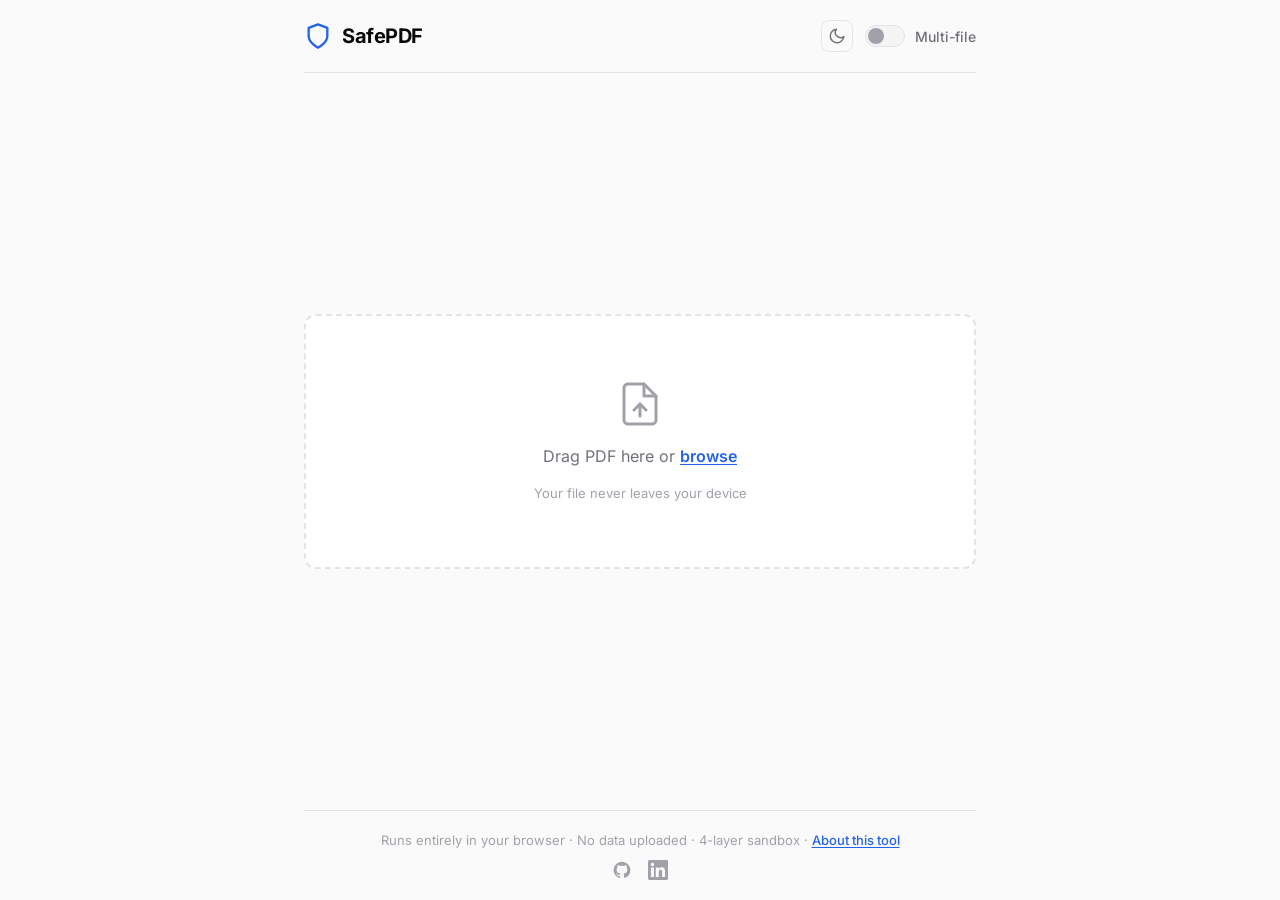
<file: index.html>
<!DOCTYPE html>
<html lang="en">

<head>
    <meta charset="UTF-8">
    <meta name="viewport" content="width=device-width, initial-scale=1.0">
    <meta http-equiv="Content-Security-Policy"
        content="default-src 'self'; script-src 'self' blob:; style-src 'self' 'unsafe-inline'; font-src 'self'; img-src 'self' blob: data:; frame-src blob:; worker-src 'self' blob:; connect-src 'self' blob:; object-src 'none'; base-uri 'none';">
    <meta name="description"
        content="SafePDF — Sanitize PDFs entirely in your browser. No uploads, no servers. Four layers of security.">
    <title>SafePDF — Client-Side PDF Sanitizer</title>
    <link rel="stylesheet" href="style.css">
    <link rel="manifest" href="manifest.json">
    <meta name="theme-color" content="#0a0a0a">
    <link rel="icon" type="image/svg+xml"
        href="data:image/svg+xml,<svg xmlns='http://www.w3.org/2000/svg' viewBox='0 0 100 100'><text y='.9em' font-size='90'>🛡️</text></svg>">
</head>

<body>
    <div class="app" id="app">
        <!-- Header -->
        <header class="header">
            <div class="logo">
                <svg class="logo-icon" viewBox="0 0 24 24" fill="none" stroke="currentColor" stroke-width="2"
                    stroke-linecap="round" stroke-linejoin="round">
                    <path d="M12 22s8-4 8-10V5l-8-3-8 3v7c0 6 8 10 8 10z" />
                </svg>
                <span class="logo-text">SafePDF</span>
            </div>
            <div class="header-controls">
                <button class="theme-toggle" id="themeToggle" aria-label="Toggle theme">
                    <!-- Sun icon (shown in dark mode) -->
                    <svg class="icon-sun" viewBox="0 0 24 24" fill="none" stroke="currentColor" stroke-width="2"
                        stroke-linecap="round" stroke-linejoin="round">
                        <circle cx="12" cy="12" r="5" />
                        <line x1="12" y1="1" x2="12" y2="3" />
                        <line x1="12" y1="21" x2="12" y2="23" />
                        <line x1="4.22" y1="4.22" x2="5.64" y2="5.64" />
                        <line x1="18.36" y1="18.36" x2="19.78" y2="19.78" />
                        <line x1="1" y1="12" x2="3" y2="12" />
                        <line x1="21" y1="12" x2="23" y2="12" />
                        <line x1="4.22" y1="19.78" x2="5.64" y2="18.36" />
                        <line x1="18.36" y1="5.64" x2="19.78" y2="4.22" />
                    </svg>
                    <!-- Moon icon (shown in light mode) -->
                    <svg class="icon-moon" viewBox="0 0 24 24" fill="none" stroke="currentColor" stroke-width="2"
                        stroke-linecap="round" stroke-linejoin="round">
                        <path d="M21 12.79A9 9 0 1 1 11.21 3 7 7 0 0 0 21 12.79z" />
                    </svg>
                </button>
                <label class="toggle" id="multiFileToggle">
                    <input type="checkbox" id="multiFileCheckbox">
                    <span class="toggle-slider"></span>
                    <span class="toggle-label">Multi-file</span>
                </label>
            </div>
        </header>

        <!-- Main Content -->
        <main class="main">
            <!-- Drop Zone -->
            <div class="drop-zone" id="dropZone">
                <div class="drop-zone-content">
                    <svg class="drop-icon" viewBox="0 0 24 24" fill="none" stroke="currentColor" stroke-width="1.5"
                        stroke-linecap="round" stroke-linejoin="round">
                        <path d="M14 2H6a2 2 0 0 0-2 2v16a2 2 0 0 0 2 2h12a2 2 0 0 0 2-2V8z" />
                        <polyline points="14 2 14 8 20 8" />
                        <line x1="12" y1="18" x2="12" y2="12" />
                        <polyline points="9 15 12 12 15 15" />
                    </svg>
                    <p class="drop-text">Drag PDF here or <button class="browse-btn" id="browseBtn">browse</button></p>
                    <p class="drop-hint">Your file never leaves your device</p>
                </div>
                <input type="file" id="fileInput" accept=".pdf,application/pdf" hidden>
            </div>

            <!-- Processing Section -->
            <section class="processing-section" id="processingSection" hidden>
                <div class="file-card" id="fileCard">
                    <div class="file-info">
                        <svg class="file-icon" viewBox="0 0 24 24" fill="none" stroke="currentColor" stroke-width="2"
                            stroke-linecap="round" stroke-linejoin="round">
                            <path d="M14 2H6a2 2 0 0 0-2 2v16a2 2 0 0 0 2 2h12a2 2 0 0 0 2-2V8z" />
                            <polyline points="14 2 14 8 20 8" />
                        </svg>
                        <div class="file-meta">
                            <span class="file-name" id="fileName"></span>
                            <span class="file-size" id="fileSize"></span>
                        </div>
                    </div>
                    <div class="progress-container">
                        <div class="progress-bar">
                            <div class="progress-fill" id="progressFill"></div>
                        </div>
                        <span class="progress-text" id="progressText">Preparing…</span>
                    </div>
                </div>
            </section>

            <!-- Multi-file Queue -->
            <section class="queue-section" id="queueSection" hidden>
                <h2 class="queue-title">Queue</h2>
                <div class="queue-list" id="queueList"></div>
            </section>

            <!-- Results Section -->
            <section class="results-section" id="resultsSection" hidden>
                <div class="results-header">
                    <h2 class="results-title">
                        <svg class="check-icon" viewBox="0 0 24 24" fill="none" stroke="currentColor" stroke-width="2.5"
                            stroke-linecap="round" stroke-linejoin="round">
                            <path d="M22 11.08V12a10 10 0 1 1-5.93-9.14" />
                            <polyline points="22 4 12 14.01 9 11.01" />
                        </svg>
                        Sanitized
                    </h2>
                    <div class="results-actions">
                        <button class="btn btn-secondary" id="previewBtn">Preview</button>
                        <button class="btn btn-primary" id="downloadBtn">Download</button>
                        <button class="btn btn-ghost" id="resetBtn">New file</button>
                    </div>
                </div>
                <div class="preview-container" id="previewContainer" hidden>
                    <!-- Sandbox Layer: Display Isolation -->
                    <!-- sandbox="" = most restrictive: no scripts, no forms, no popups, unique origin -->
                    <iframe id="previewFrame" sandbox="" class="preview-frame" title="Sanitized PDF Preview"></iframe>
                </div>
            </section>
        </main>

        <!-- Footer -->
        <footer class="footer">
            <p class="footer-tagline">Runs entirely in your browser · No data uploaded · 4-layer sandbox · <a
                    href="about.html" class="footer-about">About this tool</a></p>
            <div class="footer-links">
                <a href="https://github.com/beny-karachun" target="_blank" rel="noopener noreferrer" aria-label="GitHub"
                    class="footer-icon">
                    <svg viewBox="0 0 24 24" fill="currentColor" width="20" height="20">
                        <path
                            d="M12 2C6.477 2 2 6.484 2 12.017c0 4.425 2.865 8.18 6.839 9.504.5.092.682-.217.682-.483 0-.237-.008-.868-.013-1.703-2.782.605-3.369-1.343-3.369-1.343-.454-1.158-1.11-1.466-1.11-1.466-.908-.62.069-.608.069-.608 1.003.07 1.531 1.032 1.531 1.032.892 1.53 2.341 1.088 2.91.832.092-.647.35-1.088.636-1.338-2.22-.253-4.555-1.113-4.555-4.951 0-1.093.39-1.988 1.029-2.688-.103-.253-.446-1.272.098-2.65 0 0 .84-.27 2.75 1.026A9.564 9.564 0 0112 6.844c.85.004 1.705.115 2.504.337 1.909-1.296 2.747-1.027 2.747-1.027.546 1.379.202 2.398.1 2.651.64.7 1.028 1.595 1.028 2.688 0 3.848-2.339 4.695-4.566 4.943.359.309.678.92.678 1.855 0 1.338-.012 2.419-.012 2.747 0 .268.18.58.688.482A10.019 10.019 0 0022 12.017C22 6.484 17.522 2 12 2z" />
                    </svg>
                </a>
                <a href="https://www.linkedin.com/in/beny-karachun-5a5188369/" target="_blank" rel="noopener noreferrer"
                    aria-label="LinkedIn" class="footer-icon">
                    <svg viewBox="0 0 24 24" fill="currentColor" width="20" height="20">
                        <path
                            d="M20.447 20.452h-3.554v-5.569c0-1.328-.027-3.037-1.852-3.037-1.853 0-2.136 1.445-2.136 2.939v5.667H9.351V9h3.414v1.561h.046c.477-.9 1.637-1.85 3.37-1.85 3.601 0 4.267 2.37 4.267 5.455v6.286zM5.337 7.433a2.062 2.062 0 01-2.063-2.065 2.064 2.064 0 112.063 2.065zm1.782 13.019H3.555V9h3.564v11.452zM22.225 0H1.771C.792 0 0 .774 0 1.729v20.542C0 23.227.792 24 1.771 24h20.451C23.2 24 24 23.227 24 22.271V1.729C24 .774 23.2 0 22.222 0h.003z" />
                    </svg>
                </a>
            </div>
        </footer>
    </div>

    <script src="jspdf.umd.min.js"></script>
    <script type="module" src="app.js"></script>
</body>

</html>
</file>
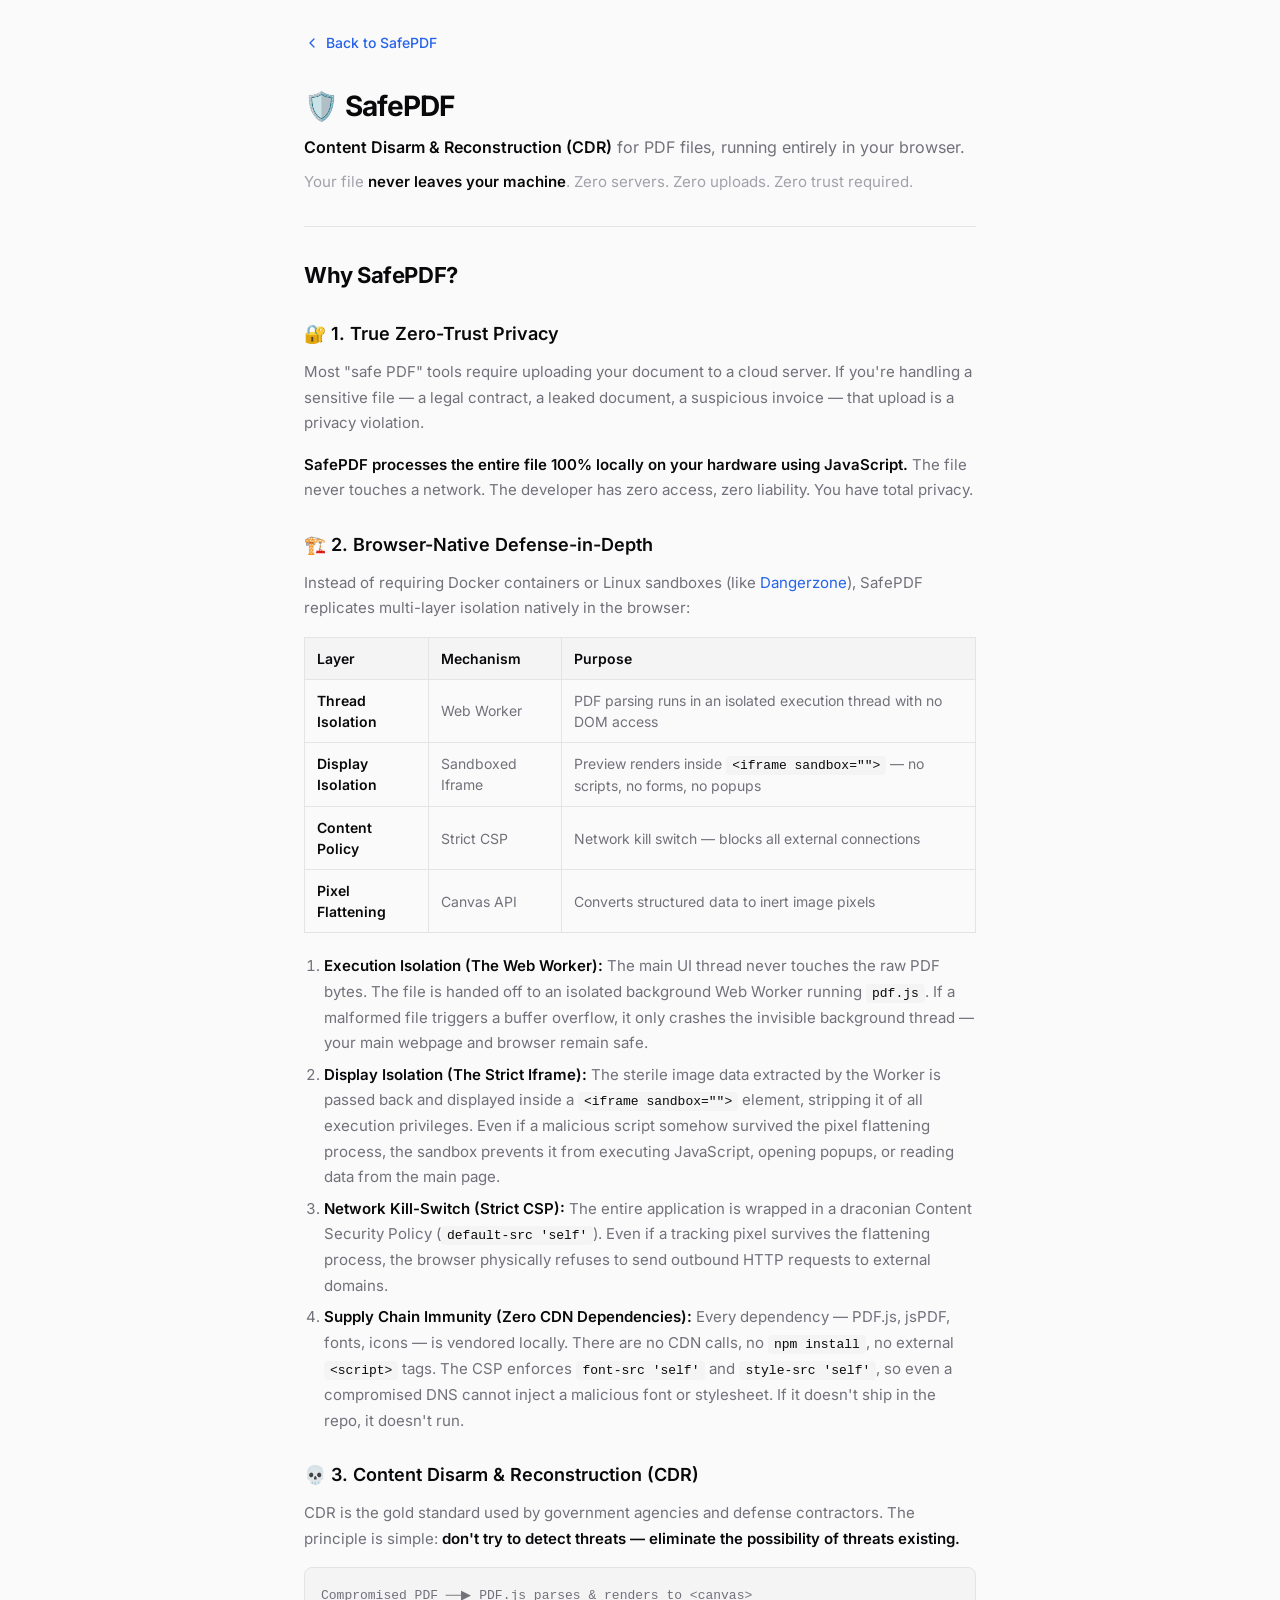
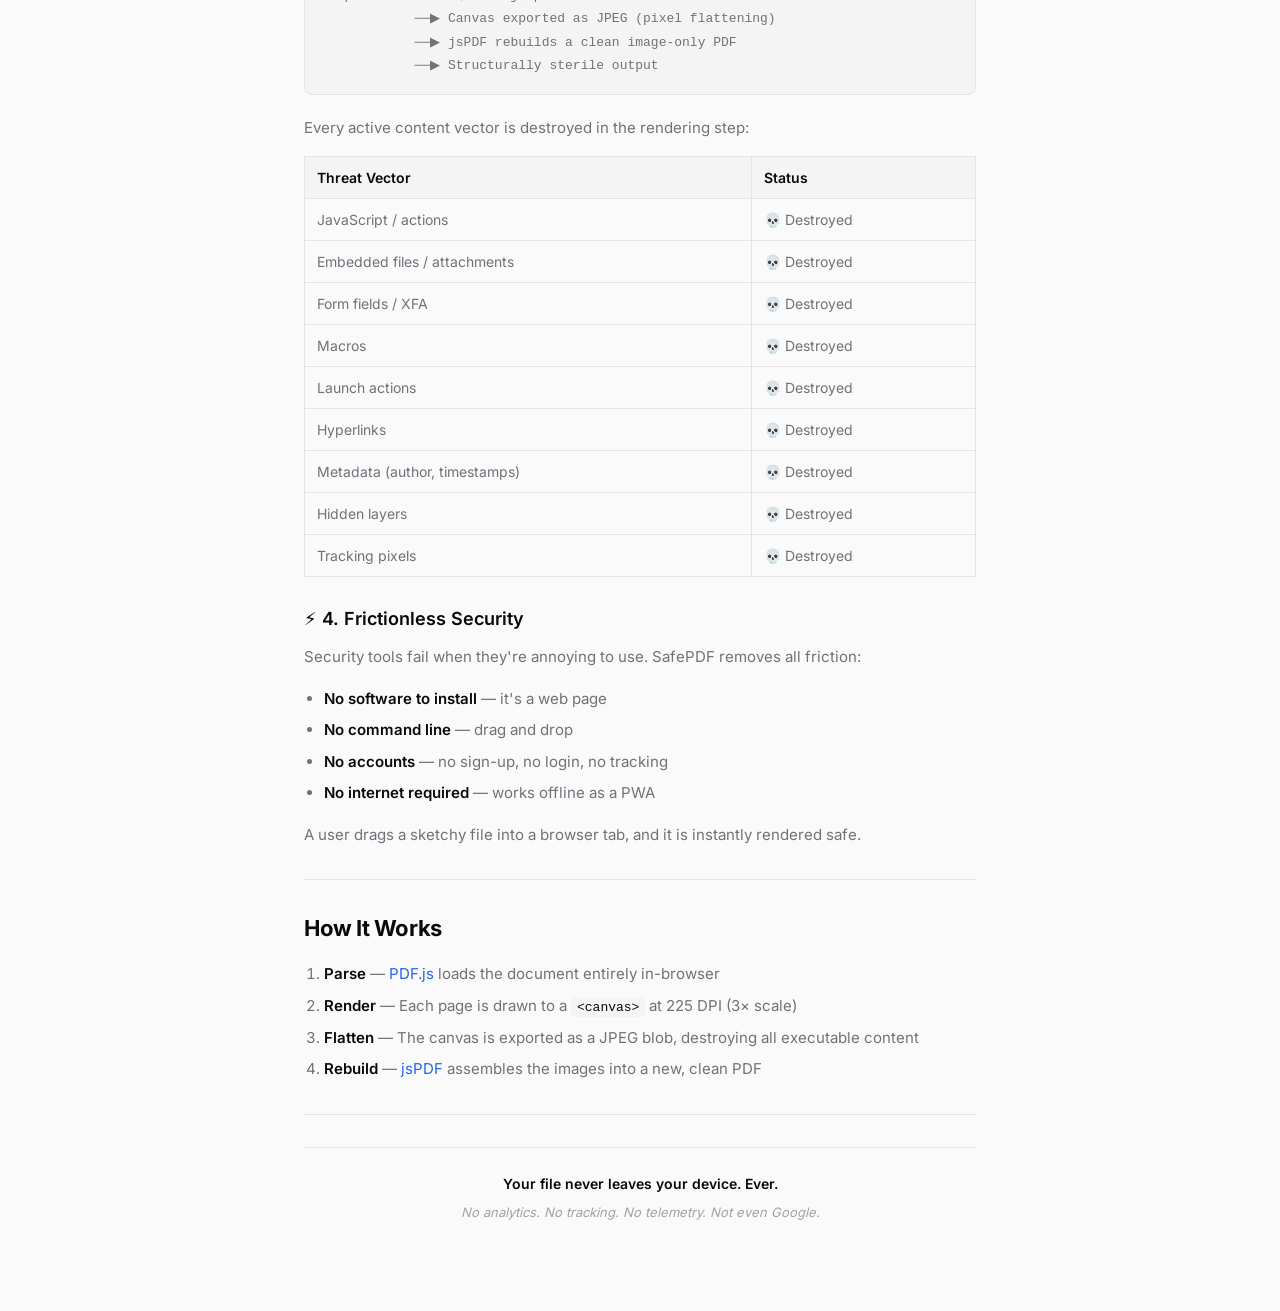
<file: about.html>
<!DOCTYPE html>
<html lang="en">

<head>
    <meta charset="UTF-8">
    <meta name="viewport" content="width=device-width, initial-scale=1.0">
    <meta name="description" content="About SafePDF — How the client-side PDF sanitizer works and why it's secure.">
    <title>About — SafePDF</title>
    <link rel="stylesheet" href="style.css">
    <link rel="icon" type="image/svg+xml"
        href="data:image/svg+xml,<svg xmlns='http://www.w3.org/2000/svg' viewBox='0 0 100 100'><text y='.9em' font-size='90'>🛡️</text></svg>">
    <style>
        .about-content {
            max-width: 720px;
            margin: 0 auto;
            padding: 32px 24px 64px;
        }

        .about-back {
            display: inline-flex;
            align-items: center;
            gap: 6px;
            color: var(--accent);
            text-decoration: none;
            font-size: 0.875rem;
            font-weight: 500;
            margin-bottom: 32px;
            transition: color var(--transition);
        }

        .about-back:hover {
            color: var(--accent-hover);
        }

        .about-content h1 {
            font-size: 1.75rem;
            font-weight: 700;
            margin-bottom: 8px;
            letter-spacing: -0.025em;
        }

        .about-content .subtitle {
            font-size: 1rem;
            color: var(--text-secondary);
            margin-bottom: 8px;
            line-height: 1.6;
        }

        .about-content .tagline {
            font-size: 0.9375rem;
            color: var(--text-tertiary);
            margin-bottom: 32px;
        }

        .about-content hr {
            border: none;
            border-top: 1px solid var(--border);
            margin: 32px 0;
        }

        .about-content h2 {
            font-size: 1.375rem;
            font-weight: 700;
            margin-bottom: 16px;
            letter-spacing: -0.02em;
        }

        .about-content h3 {
            font-size: 1.125rem;
            font-weight: 600;
            margin-top: 28px;
            margin-bottom: 12px;
        }

        .about-content p {
            font-size: 0.9375rem;
            color: var(--text-secondary);
            line-height: 1.7;
            margin-bottom: 16px;
        }

        .about-content strong {
            color: var(--text-primary);
            font-weight: 600;
        }

        .about-content a {
            color: var(--accent);
            text-decoration: none;
        }

        .about-content a:hover {
            text-decoration: underline;
        }

        .about-content ul,
        .about-content ol {
            padding-left: 20px;
            margin-bottom: 16px;
        }

        .about-content li {
            font-size: 0.9375rem;
            color: var(--text-secondary);
            line-height: 1.7;
            margin-bottom: 6px;
        }

        .about-content li strong {
            color: var(--text-primary);
        }

        .about-content table {
            width: 100%;
            border-collapse: collapse;
            margin-bottom: 20px;
            font-size: 0.875rem;
        }

        .about-content th {
            text-align: left;
            padding: 10px 12px;
            background: var(--bg-elevated);
            border: 1px solid var(--border);
            font-weight: 600;
            color: var(--text-primary);
        }

        .about-content td {
            padding: 10px 12px;
            border: 1px solid var(--border);
            color: var(--text-secondary);
        }

        .about-content code {
            font-family: 'SF Mono', 'Fira Code', 'Consolas', monospace;
            background: var(--bg-elevated);
            padding: 2px 6px;
            border-radius: 4px;
            font-size: 0.8125rem;
            color: var(--text-primary);
        }

        .about-content pre {
            background: var(--bg-elevated);
            border: 1px solid var(--border);
            border-radius: var(--radius-sm);
            padding: 16px;
            overflow-x: auto;
            margin-bottom: 20px;
        }

        .about-content pre code {
            background: none;
            padding: 0;
            font-size: 0.8125rem;
            line-height: 1.6;
        }

        .about-content .pipeline {
            font-family: 'SF Mono', 'Fira Code', 'Consolas', monospace;
            font-size: 0.8125rem;
            line-height: 1.8;
            color: var(--text-secondary);
            background: var(--bg-elevated);
            border: 1px solid var(--border);
            border-radius: var(--radius-sm);
            padding: 16px;
            margin-bottom: 20px;
            white-space: pre;
            overflow-x: auto;
        }

        .about-footer {
            text-align: center;
            padding: 24px 0;
            border-top: 1px solid var(--border);
            margin-top: 16px;
        }

        .about-footer p {
            font-size: 0.875rem;
            color: var(--text-tertiary);
            margin-bottom: 4px;
        }

        .about-footer em {
            font-size: 0.8125rem;
        }
    </style>
</head>

<body>
    <div class="about-content">
        <a href="index.html" class="about-back">
            <svg viewBox="0 0 24 24" width="16" height="16" fill="none" stroke="currentColor" stroke-width="2"
                stroke-linecap="round" stroke-linejoin="round">
                <polyline points="15 18 9 12 15 6" />
            </svg>
            Back to SafePDF
        </a>

        <h1>🛡️ SafePDF</h1>
        <p class="subtitle"><strong>Content Disarm & Reconstruction (CDR)</strong> for PDF files, running entirely in
            your browser.</p>
        <p class="tagline">Your file <strong>never leaves your machine</strong>. Zero servers. Zero uploads. Zero trust
            required.</p>

        <hr>

        <h2>Why SafePDF?</h2>

        <h3>🔐 1. True Zero-Trust Privacy</h3>
        <p>Most "safe PDF" tools require uploading your document to a cloud server. If you're handling a sensitive file
            — a legal contract, a leaked document, a suspicious invoice — that upload is a privacy violation.</p>
        <p><strong>SafePDF processes the entire file 100% locally on your hardware using JavaScript.</strong> The file
            never touches a network. The developer has zero access, zero liability. You have total privacy.</p>

        <h3>🏗️ 2. Browser-Native Defense-in-Depth</h3>
        <p>Instead of requiring Docker containers or Linux sandboxes (like <a href="https://dangerzone.rocks/"
                target="_blank" rel="noopener">Dangerzone</a>), SafePDF replicates multi-layer isolation natively in the
            browser:</p>

        <table>
            <thead>
                <tr>
                    <th>Layer</th>
                    <th>Mechanism</th>
                    <th>Purpose</th>
                </tr>
            </thead>
            <tbody>
                <tr>
                    <td><strong>Thread Isolation</strong></td>
                    <td>Web Worker</td>
                    <td>PDF parsing runs in an isolated execution thread with no DOM access</td>
                </tr>
                <tr>
                    <td><strong>Display Isolation</strong></td>
                    <td>Sandboxed Iframe</td>
                    <td>Preview renders inside <code>&lt;iframe sandbox=""&gt;</code> — no scripts, no forms, no popups
                    </td>
                </tr>
                <tr>
                    <td><strong>Content Policy</strong></td>
                    <td>Strict CSP</td>
                    <td>Network kill switch — blocks all external connections</td>
                </tr>
                <tr>
                    <td><strong>Pixel Flattening</strong></td>
                    <td>Canvas API</td>
                    <td>Converts structured data to inert image pixels</td>
                </tr>
            </tbody>
        </table>

        <ol>
            <li><strong>Execution Isolation (The Web Worker):</strong> The main UI thread never touches the raw PDF
                bytes. The file is handed off to an isolated background Web Worker running <code>pdf.js</code>. If a
                malformed file triggers a buffer overflow, it only crashes the invisible background thread — your main
                webpage and browser remain safe.</li>
            <li><strong>Display Isolation (The Strict Iframe):</strong> The sterile image data extracted by the Worker
                is passed back and displayed inside a <code>&lt;iframe sandbox=""&gt;</code> element, stripping it of
                all execution privileges. Even if a malicious script somehow survived the pixel flattening process, the
                sandbox prevents it from executing JavaScript, opening popups, or reading data from the main page.</li>
            <li><strong>Network Kill-Switch (Strict CSP):</strong> The entire application is wrapped in a draconian
                Content Security Policy (<code>default-src 'self'</code>). Even if a tracking pixel survives the
                flattening process, the browser physically refuses to send outbound HTTP requests to external domains.
            </li>
            <li><strong>Supply Chain Immunity (Zero CDN Dependencies):</strong> Every dependency — PDF.js, jsPDF, fonts,
                icons — is vendored locally. There are no CDN calls, no <code>npm install</code>, no external
                <code>&lt;script&gt;</code> tags. The CSP enforces <code>font-src 'self'</code> and
                <code>style-src 'self'</code>, so even a compromised DNS cannot inject a malicious font or stylesheet.
                If it doesn't ship in the repo, it doesn't run.</li>
        </ol>

        <h3>💀 3. Content Disarm & Reconstruction (CDR)</h3>
        <p>CDR is the gold standard used by government agencies and defense contractors. The principle is simple:
            <strong>don't try to detect threats — eliminate the possibility of threats existing.</strong>
        </p>

        <div class="pipeline">Compromised PDF ──▶ PDF.js parses & renders to &lt;canvas&gt;
            ──▶ Canvas exported as JPEG (pixel flattening)
            ──▶ jsPDF rebuilds a clean image-only PDF
            ──▶ Structurally sterile output</div>

        <p>Every active content vector is destroyed in the rendering step:</p>
        <table>
            <thead>
                <tr>
                    <th>Threat Vector</th>
                    <th>Status</th>
                </tr>
            </thead>
            <tbody>
                <tr>
                    <td>JavaScript / actions</td>
                    <td>💀 Destroyed</td>
                </tr>
                <tr>
                    <td>Embedded files / attachments</td>
                    <td>💀 Destroyed</td>
                </tr>
                <tr>
                    <td>Form fields / XFA</td>
                    <td>💀 Destroyed</td>
                </tr>
                <tr>
                    <td>Macros</td>
                    <td>💀 Destroyed</td>
                </tr>
                <tr>
                    <td>Launch actions</td>
                    <td>💀 Destroyed</td>
                </tr>
                <tr>
                    <td>Hyperlinks</td>
                    <td>💀 Destroyed</td>
                </tr>
                <tr>
                    <td>Metadata (author, timestamps)</td>
                    <td>💀 Destroyed</td>
                </tr>
                <tr>
                    <td>Hidden layers</td>
                    <td>💀 Destroyed</td>
                </tr>
                <tr>
                    <td>Tracking pixels</td>
                    <td>💀 Destroyed</td>
                </tr>
            </tbody>
        </table>

        <h3>⚡ 4. Frictionless Security</h3>
        <p>Security tools fail when they're annoying to use. SafePDF removes all friction:</p>
        <ul>
            <li><strong>No software to install</strong> — it's a web page</li>
            <li><strong>No command line</strong> — drag and drop</li>
            <li><strong>No accounts</strong> — no sign-up, no login, no tracking</li>
            <li><strong>No internet required</strong> — works offline as a PWA</li>
        </ul>
        <p>A user drags a sketchy file into a browser tab, and it is instantly rendered safe.</p>

        <hr>

        <h2>How It Works</h2>
        <ol>
            <li><strong>Parse</strong> — <a href="https://mozilla.github.io/pdf.js/" target="_blank"
                    rel="noopener">PDF.js</a> loads the document entirely in-browser</li>
            <li><strong>Render</strong> — Each page is drawn to a <code>&lt;canvas&gt;</code> at 225 DPI (3× scale)</li>
            <li><strong>Flatten</strong> — The canvas is exported as a JPEG blob, destroying all executable content</li>
            <li><strong>Rebuild</strong> — <a href="https://github.com/parallax/jsPDF" target="_blank"
                    rel="noopener">jsPDF</a> assembles the images into a new, clean PDF</li>
        </ol>

        <hr>

        <div class="about-footer">
            <p><strong>Your file never leaves your device. Ever.</strong></p>
            <p><em>No analytics. No tracking. No telemetry. Not even Google.</em></p>
        </div>
    </div>
</body>

</html>
</file>
<file: style.css>
/* ============================================
   SafePDF — 2026 Minimalistic Design
   ============================================ */

/* ---- Local Inter Font (zero CDN dependencies) ---- */
@font-face {
    font-family: 'Inter';
    font-style: normal;
    font-weight: 400;
    font-display: swap;
    src: url('./fonts/Inter-400.ttf') format('truetype');
}

@font-face {
    font-family: 'Inter';
    font-style: normal;
    font-weight: 500;
    font-display: swap;
    src: url('./fonts/Inter-500.ttf') format('truetype');
}

@font-face {
    font-family: 'Inter';
    font-style: normal;
    font-weight: 600;
    font-display: swap;
    src: url('./fonts/Inter-600.ttf') format('truetype');
}

@font-face {
    font-family: 'Inter';
    font-style: normal;
    font-weight: 700;
    font-display: swap;
    src: url('./fonts/Inter-700.ttf') format('truetype');
}

:root {
    --font: 'Inter', system-ui, -apple-system, sans-serif;

    /* Light theme */
    --bg: #fafafa;
    --bg-card: #ffffff;
    --bg-elevated: #f4f4f5;
    --text-primary: #09090b;
    --text-secondary: #71717a;
    --text-tertiary: #a1a1aa;
    --border: #e4e4e7;
    --border-hover: #d4d4d8;
    --accent: #2563eb;
    --accent-hover: #1d4ed8;
    --accent-glow: rgba(37, 99, 235, 0.15);
    --success: #10b981;
    --success-bg: rgba(16, 185, 129, 0.08);
    --danger: #ef4444;
    --shadow-sm: 0 1px 2px rgba(0, 0, 0, 0.04);
    --shadow-md: 0 4px 12px rgba(0, 0, 0, 0.06);
    --shadow-lg: 0 12px 40px rgba(0, 0, 0, 0.08);
    --radius: 12px;
    --radius-sm: 8px;
    --transition: 0.2s cubic-bezier(0.4, 0, 0.2, 1);
}

/* Dark theme — triggered by OS preference OR manual toggle */
@media (prefers-color-scheme: dark) {
    :root:not([data-theme="light"]) {
        --bg: #0a0a0a;
        --bg-card: #141414;
        --bg-elevated: #1c1c1e;
        --text-primary: #fafafa;
        --text-secondary: #a1a1aa;
        --text-tertiary: #52525b;
        --border: #27272a;
        --border-hover: #3f3f46;
        --accent: #3b82f6;
        --accent-hover: #60a5fa;
        --accent-glow: rgba(59, 130, 246, 0.12);
        --success: #34d399;
        --success-bg: rgba(52, 211, 153, 0.08);
        --shadow-sm: 0 1px 2px rgba(0, 0, 0, 0.2);
        --shadow-md: 0 4px 12px rgba(0, 0, 0, 0.3);
        --shadow-lg: 0 12px 40px rgba(0, 0, 0, 0.4);
    }
}

/* Manual dark mode override */
:root[data-theme="dark"] {
    --bg: #0a0a0a;
    --bg-card: #141414;
    --bg-elevated: #1c1c1e;
    --text-primary: #fafafa;
    --text-secondary: #a1a1aa;
    --text-tertiary: #52525b;
    --border: #27272a;
    --border-hover: #3f3f46;
    --accent: #3b82f6;
    --accent-hover: #60a5fa;
    --accent-glow: rgba(59, 130, 246, 0.12);
    --success: #34d399;
    --success-bg: rgba(52, 211, 153, 0.08);
    --shadow-sm: 0 1px 2px rgba(0, 0, 0, 0.2);
    --shadow-md: 0 4px 12px rgba(0, 0, 0, 0.3);
    --shadow-lg: 0 12px 40px rgba(0, 0, 0, 0.4);
}

/* ---- Reset & Base ---- */
*,
*::before,
*::after {
    margin: 0;
    padding: 0;
    box-sizing: border-box;
}

html {
    font-size: 16px;
    -webkit-font-smoothing: antialiased;
    -moz-osx-font-smoothing: grayscale;
}

body {
    font-family: var(--font);
    background: var(--bg);
    color: var(--text-primary);
    line-height: 1.5;
    min-height: 100vh;
}

/* ---- App Layout ---- */
.app {
    display: flex;
    flex-direction: column;
    min-height: 100vh;
    max-width: 720px;
    margin: 0 auto;
    padding: 0 24px;
}

/* ---- Header ---- */
.header {
    display: flex;
    align-items: center;
    justify-content: space-between;
    padding: 20px 0;
    border-bottom: 1px solid var(--border);
}

.logo {
    display: flex;
    align-items: center;
    gap: 10px;
}

.logo-icon {
    width: 28px;
    height: 28px;
    color: var(--accent);
}

.logo-text {
    font-size: 1.25rem;
    font-weight: 700;
    letter-spacing: -0.025em;
}

/* ---- Header Controls ---- */
.header-controls {
    display: flex;
    align-items: center;
    gap: 12px;
}

/* ---- Theme Toggle ---- */
.theme-toggle {
    background: none;
    border: 1px solid var(--border);
    border-radius: var(--radius-sm);
    padding: 6px;
    cursor: pointer;
    color: var(--text-secondary);
    display: inline-flex;
    align-items: center;
    justify-content: center;
    transition: var(--transition);
}

.theme-toggle:hover {
    color: var(--text-primary);
    border-color: var(--border-hover);
    background: var(--bg-elevated);
}

.theme-toggle svg {
    width: 18px;
    height: 18px;
}

/* Icon visibility: light mode = moon, dark mode = sun */
.icon-sun {
    display: none;
}

.icon-moon {
    display: block;
}

@media (prefers-color-scheme: dark) {
    :root:not([data-theme="light"]) .icon-sun {
        display: block;
    }

    :root:not([data-theme="light"]) .icon-moon {
        display: none;
    }
}

:root[data-theme="dark"] .icon-sun {
    display: block;
}

:root[data-theme="dark"] .icon-moon {
    display: none;
}

:root[data-theme="light"] .icon-sun {
    display: none;
}

:root[data-theme="light"] .icon-moon {
    display: block;
}

/* ---- Toggle ---- */
.toggle {
    display: flex;
    align-items: center;
    gap: 10px;
    cursor: pointer;
    user-select: none;
}

.toggle input {
    display: none;
}

.toggle-slider {
    position: relative;
    width: 40px;
    height: 22px;
    background: var(--bg-elevated);
    border: 1px solid var(--border);
    border-radius: 11px;
    transition: var(--transition);
}

.toggle-slider::after {
    content: '';
    position: absolute;
    top: 2px;
    left: 2px;
    width: 16px;
    height: 16px;
    background: var(--text-tertiary);
    border-radius: 50%;
    transition: var(--transition);
}

.toggle input:checked+.toggle-slider {
    background: var(--accent);
    border-color: var(--accent);
}

.toggle input:checked+.toggle-slider::after {
    transform: translateX(18px);
    background: white;
}

.toggle-label {
    font-size: 0.875rem;
    font-weight: 500;
    color: var(--text-secondary);
}

/* ---- Main ---- */
.main {
    flex: 1;
    display: flex;
    flex-direction: column;
    align-items: center;
    justify-content: center;
    padding: 48px 0;
    gap: 24px;
}

.main:has(.processing-section:not([hidden])),
.main:has(.results-section:not([hidden])) {
    justify-content: flex-start;
}

/* ---- Drop Zone ---- */
.drop-zone {
    width: 100%;
    border: 2px dashed var(--border);
    border-radius: var(--radius);
    padding: 64px 32px;
    text-align: center;
    cursor: pointer;
    transition: var(--transition);
    background: var(--bg-card);
    position: relative;
}

.drop-zone:hover,
.drop-zone.drag-over {
    border-color: var(--accent);
    background: var(--accent-glow);
    box-shadow: var(--shadow-md);
}

.drop-zone.drag-over {
    transform: scale(1.01);
}

.drop-zone-content {
    display: flex;
    flex-direction: column;
    align-items: center;
    gap: 16px;
}

.drop-icon {
    width: 48px;
    height: 48px;
    color: var(--text-tertiary);
    transition: var(--transition);
}

.drop-zone:hover .drop-icon,
.drop-zone.drag-over .drop-icon {
    color: var(--accent);
    transform: translateY(-2px);
}

.drop-text {
    font-size: 1rem;
    color: var(--text-secondary);
}

.browse-btn {
    background: none;
    border: none;
    color: var(--accent);
    font: inherit;
    font-weight: 600;
    cursor: pointer;
    text-decoration: underline;
    text-underline-offset: 2px;
}

.browse-btn:hover {
    color: var(--accent-hover);
}

.drop-hint {
    font-size: 0.8125rem;
    color: var(--text-tertiary);
}

/* ---- Processing / File Card ---- */
.file-card {
    width: 100%;
    background: var(--bg-card);
    border: 1px solid var(--border);
    border-radius: var(--radius);
    padding: 20px;
    box-shadow: var(--shadow-sm);
    animation: slideUp 0.3s ease;
}

.file-info {
    display: flex;
    align-items: center;
    gap: 12px;
    margin-bottom: 16px;
}

.file-icon {
    width: 24px;
    height: 24px;
    color: var(--accent);
    flex-shrink: 0;
}

.file-meta {
    display: flex;
    flex-direction: column;
    min-width: 0;
}

.file-name {
    font-size: 0.9375rem;
    font-weight: 600;
    white-space: nowrap;
    overflow: hidden;
    text-overflow: ellipsis;
}

.file-size {
    font-size: 0.8125rem;
    color: var(--text-tertiary);
}

.progress-container {
    display: flex;
    align-items: center;
    gap: 12px;
}

.progress-bar {
    flex: 1;
    height: 6px;
    background: var(--bg-elevated);
    border-radius: 3px;
    overflow: hidden;
}

.progress-fill {
    height: 100%;
    width: 0%;
    background: linear-gradient(90deg, var(--accent), #818cf8);
    border-radius: 3px;
    transition: width 0.3s ease;
}

.progress-text {
    font-size: 0.8125rem;
    color: var(--text-secondary);
    flex-shrink: 0;
    min-width: 80px;
    text-align: right;
}

/* ---- Queue ---- */
.queue-section {
    width: 100%;
}

.queue-title {
    font-size: 0.875rem;
    font-weight: 600;
    color: var(--text-secondary);
    text-transform: uppercase;
    letter-spacing: 0.05em;
    margin-bottom: 12px;
}

.queue-list {
    display: flex;
    flex-direction: column;
    gap: 8px;
}

.queue-item {
    display: flex;
    align-items: center;
    justify-content: space-between;
    padding: 12px 16px;
    background: var(--bg-card);
    border: 1px solid var(--border);
    border-radius: var(--radius-sm);
    font-size: 0.875rem;
}

.queue-item-name {
    white-space: nowrap;
    overflow: hidden;
    text-overflow: ellipsis;
    flex: 1;
    margin-right: 12px;
}

.queue-item-status {
    color: var(--text-tertiary);
    font-size: 0.8125rem;
    flex-shrink: 0;
}

.queue-item-status.done {
    color: var(--success);
}

.queue-item-status.active {
    color: var(--accent);
}

/* ---- Results ---- */
.results-section {
    width: 100%;
    animation: slideUp 0.3s ease;
}

.results-header {
    display: flex;
    align-items: center;
    justify-content: space-between;
    flex-wrap: wrap;
    gap: 12px;
    margin-bottom: 16px;
}

.results-title {
    display: flex;
    align-items: center;
    gap: 8px;
    font-size: 1.125rem;
    font-weight: 600;
    color: var(--success);
}

.check-icon {
    width: 22px;
    height: 22px;
}

.results-actions {
    display: flex;
    gap: 8px;
}

/* ---- Buttons ---- */
.btn {
    padding: 8px 16px;
    border-radius: var(--radius-sm);
    font: inherit;
    font-size: 0.875rem;
    font-weight: 500;
    cursor: pointer;
    transition: var(--transition);
    border: 1px solid transparent;
    display: inline-flex;
    align-items: center;
    gap: 6px;
}

.btn-primary {
    background: var(--accent);
    color: white;
    border-color: var(--accent);
}

.btn-primary:hover {
    background: var(--accent-hover);
    box-shadow: var(--shadow-md);
}

.btn-secondary {
    background: var(--bg-elevated);
    color: var(--text-primary);
    border-color: var(--border);
}

.btn-secondary:hover {
    border-color: var(--border-hover);
    box-shadow: var(--shadow-sm);
}

.btn-ghost {
    background: transparent;
    color: var(--text-secondary);
}

.btn-ghost:hover {
    color: var(--text-primary);
    background: var(--bg-elevated);
}

/* ---- Preview ---- */
.preview-container {
    width: 100%;
    max-height: 700px;
    overflow-y: auto;
    border: 1px solid var(--border);
    border-radius: var(--radius);
    background: var(--bg-elevated);
    animation: fadeIn 0.3s ease;
}

.preview-frame {
    width: 100%;
    height: 600px;
    border: none;
    display: block;
    border-radius: var(--radius);
}

/* ---- Footer ---- */
.footer {
    padding: 20px 0;
    text-align: center;
    border-top: 1px solid var(--border);
}

.footer-tagline {
    font-size: 0.8125rem;
    color: var(--text-tertiary);
    margin-bottom: 10px;
}

.footer-links {
    display: flex;
    justify-content: center;
    gap: 16px;
}

.footer-icon {
    color: var(--text-tertiary);
    transition: color var(--transition);
    display: inline-flex;
}

.footer-icon:hover {
    color: var(--text-primary);
}

.footer-about {
    color: var(--accent);
    text-decoration: underline;
    text-underline-offset: 2px;
    font-weight: 500;
    transition: color var(--transition);
}

.footer-about:hover {
    color: var(--accent-hover);
}

/* ---- Animations ---- */
@keyframes slideUp {
    from {
        opacity: 0;
        transform: translateY(12px);
    }

    to {
        opacity: 1;
        transform: translateY(0);
    }
}

@keyframes fadeIn {
    from {
        opacity: 0;
    }

    to {
        opacity: 1;
    }
}

@keyframes pulse {

    0%,
    100% {
        opacity: 1;
    }

    50% {
        opacity: 0.5;
    }
}

/* ---- Responsive ---- */
@media (max-width: 600px) {
    .app {
        padding: 0 16px;
    }

    .drop-zone {
        padding: 48px 20px;
    }

    .results-header {
        flex-direction: column;
        align-items: flex-start;
    }

    .results-actions {
        width: 100%;
    }

    .results-actions .btn {
        flex: 1;
        justify-content: center;
    }

    .preview-frame {
        height: 400px;
    }
}

/* ---- Hidden utility ---- */
[hidden] {
    display: none !important;
}
</file>
